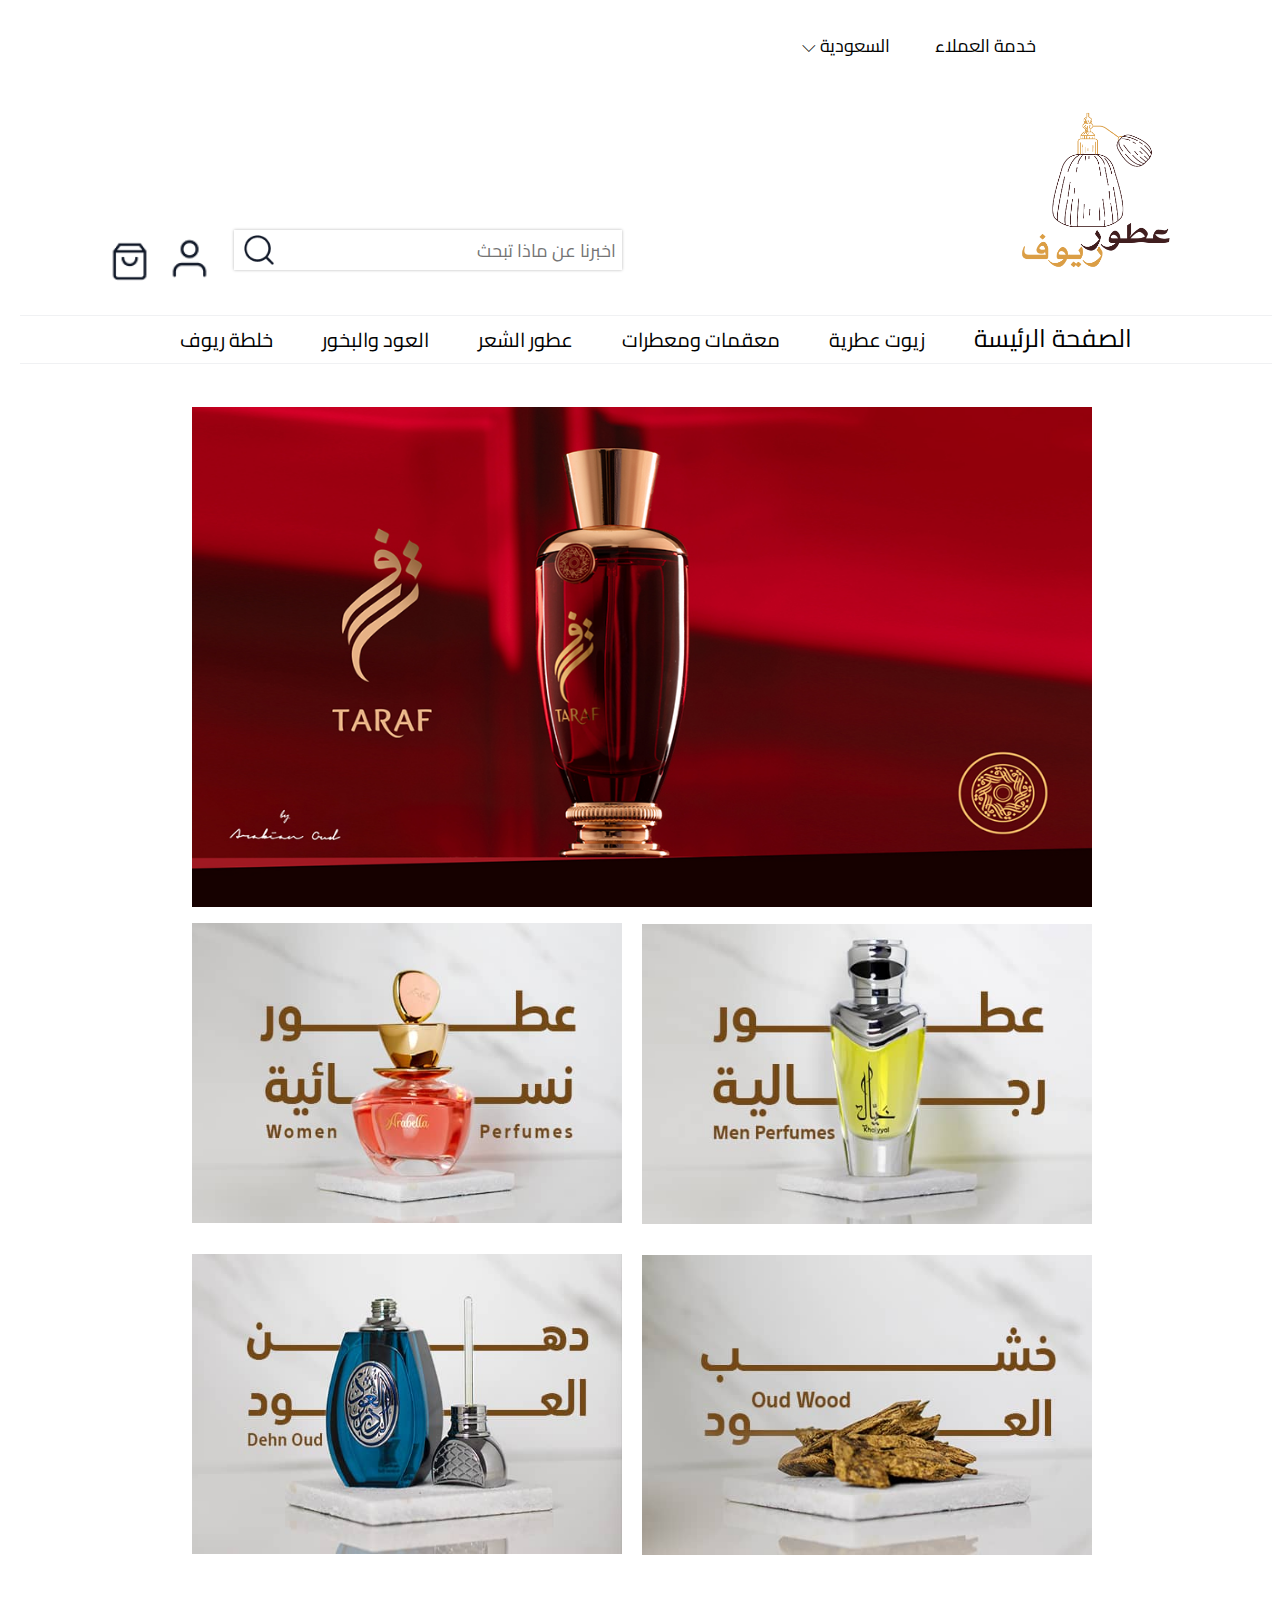
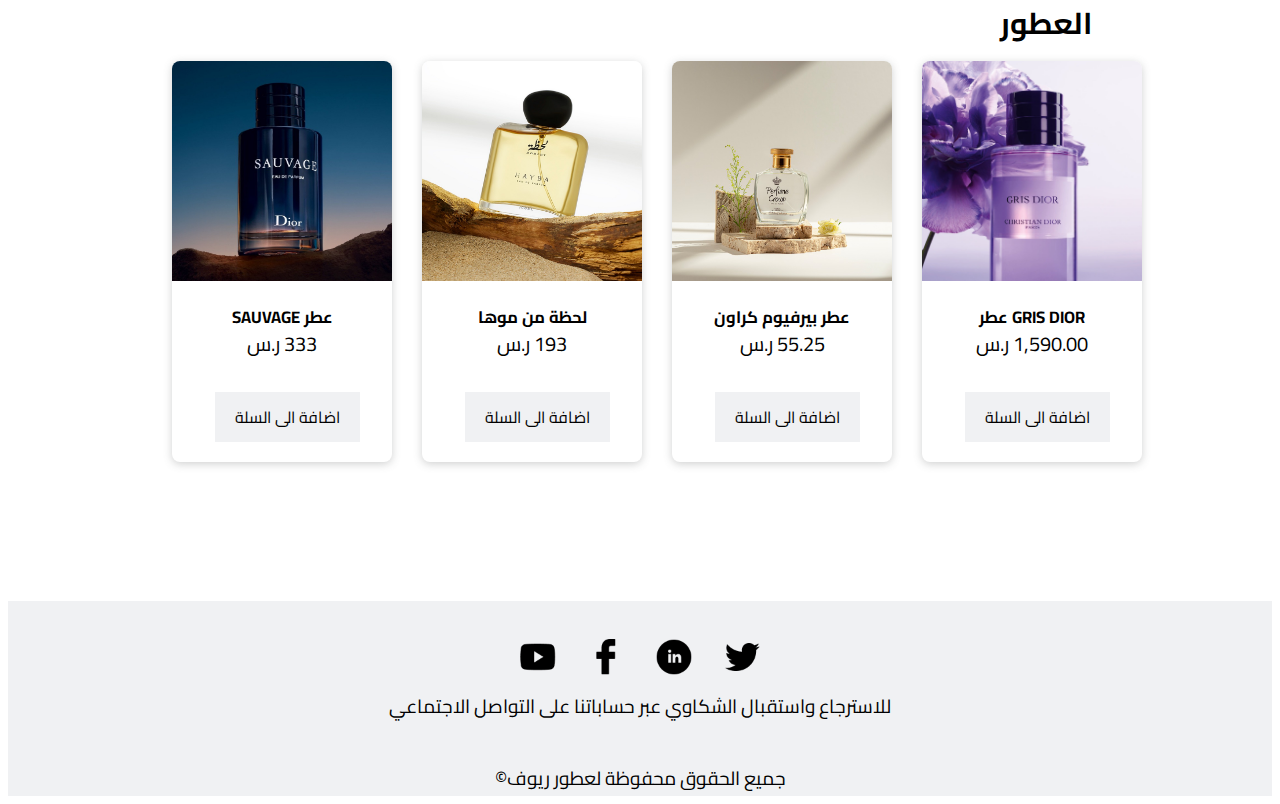
<file: index.html>
<html dir="rtl">
<head>
<style>
    .qaima{
        display: none;
    }
p{
    margin-top:-35;
}

h5{
display: block;
    margin-top:-10px;
}
.ar{
    margin-top:-500px;
    margin-right:100px;
    position: relative;
}
.cardim{
    border-top-left-radius: 8px;

border-top-right-radius: 8px;
    height:220;
    width:220;
}
.bu8{
    padding-top: 10px; 
padding-bottom: 10px; 
padding-right: 20px; 
padding-left: 20px; 
border: #817b7bb6;
border-top-left-radius:0px;
border-top-right-radius:0px;
border-bottom-left-radius:0px; 
border-bottom-right-radius:0px;
margin-right: -10px;
margin-top: 10px;
background-color: #F0F1F3;
font-size: 16px;

}
.cardbody{
margin-top:30px;
font-size:20px;
}
.cards{
 
    float:right;
  margin-right:30px;
margin-top:-30px;
    padding-bottom:20px;
box-shadow: rgba(101, 104, 104, 0.301) 0px 2px 8px 0px;
border-radius: 8px;
}

@media (max-width:1023px){

.qaima{
    display: block;
}
.ar{
    margin-right: 40px;
}

.cardim{
border: 8px;
height:200;
width:200;
}

.q1{
    display: inline-block;
    position: absolute;
   padding-left: 20px;
   padding-right: 20px;
font-size: 70px;
margin-right: 50px;
color: white;
margin-top: -2600px;
background-color: rgb(211, 211, 211);
}


.q2{
    display:none;
    margin-top: -2700px;
    margin-right: -10px;
    position: absolute;
    padding-bottom: 840px;
  padding-right: 100px;
    background-color: rgb(211, 211, 211) ;
}

.q2 .bu1{
    padding-left: 100px;
    padding-right: 100px;
    margin-right: -100;
    border: 0px ;
    border-bottom: 1px solid black;
    font-size: 60px;
color:#000000 ;
background-color: #F0F1F3;
}

.q2 .bu2{
    padding-top: 20px;
    padding-bottom: 20px;
    padding-left: 150px;
    padding-right: 140px;
    margin-right: -100;
    border: 0px ;
    border-bottom: 1px solid black;
    font-size: 60px;
color:#000000 ;
background-color: #F0F1F3;
}

.q2 .bu3{
    padding-top: 20px;
    padding-bottom: 20px;
    padding-left: 60px;
    padding-right: 54px;
    margin-right: -100;
    border: 0px ;
    border-bottom: 1px solid black;
    font-size: 60px;
color:#000000 ;
background-color: #F0F1F3;
}

.q2 .bu4{
    padding-top: 20px;
    padding-bottom: 20px;
    padding-left: 134px;
    padding-right: 160px;
    margin-right: -100;
    border: 0px ;
    border-bottom: 1px solid black;
    font-size: 60px;
color:#000000 ;
background-color: #F0F1F3;
}
.q2 .bu5{
    padding-top: 20px;
    padding-bottom: 20px;
    padding-left: 105px;
    padding-right: 160px;
    margin-right: -100;
    border: 0px ;
    border-bottom: 1px solid black;
    font-size: 60px;
color:#000000 ;
background-color: #F0F1F3;
}
.q2 .bu6{
    padding-top: 20px;
    padding-bottom: 20px;
    padding-left: 140px;
    padding-right: 160px;
    margin-right: -100;
    border: 0px ;
    border-bottom: 1px solid black;
    font-size: 60px;
color:#000000 ;
background-color: #F0F1F3;
}

.close{
    margin-top: 10px;
    margin-right: -70px;
    position: absolute;
font-size: 90px;
color: rgb(0, 0, 0);
padding: 0px 0px 0px 460px;
border-bottom: 1px solid black;
}

}


</style>
<link rel="preconnect" href="https://fonts.googleapis.com">
<link rel="preconnect" href="https://fonts.gstatic.com" crossorigin>
<link href="https://fonts.googleapis.com/css2?family=Cairo:wght@300&display=swap" rel="stylesheet">
<link rel="stylesheet" href="css1.css">
</head>
<body>

    <nav class="n1">
        <br>
<ul>
  
    <li><a id="cho"> السعودية ⌵  </a>
        <ul><br><br>
            <li><a href="#">الرياض</a></li>

            <li><a href="#">جدة</a></li>

            <li><a href="#">الخبر</a>

           
</ul>

<p class="ac">خدمة العملاء</p>

    </nav>
<header>
    <img src="img/3t.png" alt="" height="250" width="240" class="logo">
<form action="" class="ser">
<input type="search" name="" id="serch" placeholder=" اخبرنا عن ماذا تبحث" >
<img src="img/search-icon-a7n.jpg" alt="" id="los" height="38" width="37">
</form>
<a href="login.html"><img src="img/account-38z.jpg"  height="45" width="45" class="acc"></a>
<a href="cart.html"><img src="img/cart-aJw.jpg" height="45" width="45" class="cart"></a>
</b>    
</header>
<br>
<section class="se1">

    
<a class="ao" href="index.html"> الصفحة الرئيسة</a>
<p class="ziot">زيوت عطرية</p>
<p class="m3g">   معقمات ومعطرات   </p>
<p  class="hearp"> عطور الشعر</p>
<p  class="best"> العود والبخور </p>
<p class="spec"> خلطة ريوف</p>
 
 
</section>

<div class="slider">
    <br>
    <ul>

<li>
    <img src="img/banner_image1682938756.jpg" height="650" width="1345" class="ad1">

</li>
<li>
    <img src="img/banner_image1682938891.jpg" height="650" width="1348" class="ad2">

</li>

    </ul>




</div>
<section>
<img src="img/women.jpg" height="350" width="600" class="wom">
<img src="img/man.jpg" height="350" width="600" class="man">
<br><br>
<img src="img/oad.jpg" height="350" width="600" class="wom">
<img src="img/wood.jpg" height="350" width="600" class="man">


</section>
<h4>العطور </h4>
<br><br><br><br><br><br><br><br><br><br><br><br><br><br><br><br>

<center>
<article class="ar">
<div class="cards">
  <img src="img/Y0840550_F084028009_E03_GHC_900x.jpg" class="cardim">
  <div class="cardbody">
    <h5 class="card-title">GRIS DIOR عطر
    </h5>
    <p class="card-text">1,590.00 ر.س
    </p>

 <button class="bu8">اضافة الى السلة</button>

  </div>
</div>
</article>

<article class="ar">
    <div class="cards" >
      <img src="img/PerfumeCrown100ml_01955.jpg" class="cardim">
      <div class="cardbody">
        <h5 class="card-title">عطر بيرفيوم كراون </h5>
        <p class="card-text">55.25 ر.س
        </p>
    
     <button class="bu8">اضافة الى السلة</button>
    
      </div>
    </div>
    </article>
    <article class="ar">
        <div class="cards" >
          <img src="img/لحظه.jpg" class="cardim">
          <div class="cardbody">
            <h5 class="card-title">لحظة من موها</h5>
            <p class="card-text">193  ر.س</p>
        
         <button class="bu8">اضافة الى السلة</button>
        
          </div>
        </div>
        </article>


        <article class="ar">
            <div class="cards" >
              <img src="img/ديور.jpg" class="cardim">
              <div class="cardbody">
                <h5 class="card-title">عطر SAUVAGE</h5>
                <p class="card-text">333  ر.س</p>
            
             <button class="bu8">اضافة الى السلة</button>
            
              </div>
            </div>
            </article>
</center>
<br> <br><br><br><br><br> <br><br><br><br>
<br> <br><br><br><br><br>


<br>
<footer>
    <center>
        <br>       
<img src="img/twitter-ac3.jpg" height="40px" width="40px">
&nbsp; &nbsp;&nbsp;&nbsp;
<img src="img/linkedn-6xy.jpg" height="40px" width="40px">
&nbsp; &nbsp;&nbsp;&nbsp;

<img src="img/facebook-eXh.jpg" height="40px" width="40px">
&nbsp; &nbsp;&nbsp;&nbsp;

<img src="img/youtube-oHz.jpg" height="40px" width="40px">
<br>
للاسترجاع واستقبال الشكاوي عبر حساباتنا على التواصل الاجتماعي
<br>
<br>
جميع الحقوق محفوظة لعطور ريوف&copy;</center>
</footer>

 
<div class="qaima">
    <h1 class="q1" id="q1">☰</h1>

    <div class="q2" id="q2"> 
        <span class="close">&times;</span>
<br> <br><br><br><br> <br><br><br>
<button class="bu1">الصفحه الرئيسيه</button>
<br>
<button class="bu2">زيوت عطرية</button>
<br>
<button class="bu3">معقمات ومعطرات </button>
<br>
<button class="bu4"> عطور الشعر</button>
<br>
<button class="bu5"> العود والبخور</button>
<br>
<button class="bu6"> خلطة ريوف </button>

    </div>
</div>

<script>

    var q1 = document.getElementById('q1');
   var q2 = document.getElementById('q2');
  q1.onclick = function (){
      q2.style.display= "block";
      q1.style.display= "none";
  }
      var close = document.getElementsByClassName('close')[0];
      close.onclick =function (){
          q2.style.display="none";
          q1.style.display= "block";

      }
        
      
</script>
</body>

</html>
</file>
<file: css1.css>
*{

    font-family: 'Cairo', sans-serif;
        color:#000000;
}


nav{
   font-size: 18px;
}
nav ul {
background-color: #f0f1f300;
	margin: 50;
	list-style: none;
	position: relative;
	margin-top: -55px;
	margin-right: -2px;

}

nav ul li {
	background-color: hsla(0, 92%, 53%, 0);
	
}

nav a {
	padding: 0 12px;
	color: rgb(0, 0, 0);
	line-height: 10px;
	text-decoration: none;
margin-top:-55 px;
margin-right: 375px;
font-size: 18;

}



nav ul ul {
	display: none;
	position:fixed;
	top: 50px;
    right: 55; 	
}

nav ul li:hover > ul {
	display: inherit;
    background-color:#fafafa00;

}

nav ul li:hover > a {
background-color: #fafafa00;
	padding:-30px;
    

}

#cho{
	margin-top: 40px;
    margin-right: 335px;
    display: inline-block;
    font-size: 18px;
}

nav ul ul ul li {
	position: relative;
	left: 150px;
    
}



.ac{
margin-right: -250;
margin-top: 50px;
display: inline-block;

}

.n1{
    margin-top: -7px;
margin-right: -3px
}


.imglo{
    display: inline-block;
	position: relative;
margin-right: 950px;
margin-bottom: -30px;
}
.ma{
	position: relative;
margin-right: 1320px;
margin-top:-45px ;
}

.logo{
    margin-top: -20px;
    margin-right: 100px;
    display: inline;
    width: 160px;
    height: 160px;
}

#serch{
    outline: none;
    font-size: 18;
    padding-bottom: 20px;
    padding-top: 20px;
    margin-right: 650;
    margin-top: -40px;
display: inline;
    height: 30px;
    width: 388;
box-shadow: 0px 0px 3px 0px  #00000049;
border: 0;
}

#los{
    position: relative;
display: inline;
    margin-right:998;
    margin-top: -35px;
    width: 30px;
    height: 30px;
   
}

.acc{
display: block;
    margin-right: 1060px;
    margin-top: -50px;
}

.cart{
    display: block;

    margin-right: 1120px;
    margin-top: -42px;
}

a{
    text-decoration: none solid rgb(23, 32, 38);
    font-size: 13px;
    display: inline;
}
.se1{
    font-size: 20px;
min-height: 10px;
    letter-spacing: 0.32;
    height: 50px;
width: 1428.89px;
border-top: 1px solid #F0F1F3;
border-bottom: 1px solid #F0F1F3;
padding: 5px 10px 5px 160px;
word-spacing: 0px;
display: inline;

}
.ao{ 
font-size:25px;
display: inline;
margin-right: 130px;}
.ziot{
    display: inline;
    margin-right: 45px;
}
.m3g{ display: inline;
    margin-right: 45px;}
.hearp{ display: inline;
    margin-right: 45px;}
.best{ display: inline;
    margin-right: 45px; }
.spec{ display: inline;
    margin-right: 45px;}
   .slider{

margin-right:180px ;
    width: 900px;
    height: -2000;
overflow: hidden;
   }

   .slider ul {
padding:0 ;
    list-style: none;
    width: 1245px;
position: relative;
animation: sliding 8s infinite;
   }

   .slider ul li {
    display: inline-block;
    position: relative;
   }

 .ad1{
    width: 1100px;
    height: 500px;
    margin-right: 1100px;
 }
 .ad2{
    height: 500px;
    width: 1100px;
    margin-top: -500px;
 }



   @keyframes sliding{
    0%{right:0}
    50%{right: -2500px;}
    50%{right: -1200px;}
 
   }

   .wom{
width: 430px;
height: 300px;
    margin-right: 650px;
   }

   .man{
    width: 450px;
    height: 300px;
    margin-right:180px;
    margin-top: -299px;
   }

   h4{

    font-size: 30px;
    margin-right: 180px;
    padding-bottom: 20px;
   }

   .kash{
    padding-bottom: 10px;
    margin-right: 230px;
display: inline-block;
    box-shadow: rgba(101, 104, 104, 0.301) 0px 2px 8px 0px;
	border-top-left-radius:8px;
	border-top-right-radius:8px;
	border-bottom-left-radius:8px; 
	border-bottom-right-radius:8px;
   }

   .kash2{
    padding-bottom: 10px;
    margin-right: 100px;
display: inline-block;
    box-shadow: rgba(101, 104, 104, 0.301) 0px 2px 8px 0px;
	border-top-left-radius:8px;
	border-top-right-radius:8px;
	border-bottom-left-radius:8px; 
	border-bottom-right-radius:8px;
   }
   .kash3{
    padding-bottom: 10px;
    margin-right: 100px;
display: inline-block;
    box-shadow: rgba(101, 104, 104, 0.301) 0px 2px 8px 0px;
	border-top-left-radius:8px;
	border-top-right-radius:8px;
	border-bottom-left-radius:8px; 
	border-bottom-right-radius:8px;
   }

   h6{
    font-size: 21px;
margin-right: 85px;
    margin-top: -20px;
   }
.pri1{
margin-top: -35px;
    margin-right: 115px;
}

.bu1{ 
    padding-top: 20px; 
    padding-bottom: 20px; 
    padding-right: 10px; 
    padding-left: 15px; 
    border: #817b7bb6;
	border-top-left-radius:0px;
	border-top-right-radius:0px;
	border-bottom-left-radius:0px; 
	border-bottom-right-radius:0px;
margin-right: 100px;
margin-top: -20px;
background-color: #F0F1F3;
font-size: 18;

}

.n2{
    margin-right: 135px;
    margin-bottom: 20px;
}

.pri2{
    margin-right: 135px;
}


.n3{
    margin-right: 120px;
    margin-bottom: 20px;

}

.pri3{
    margin-right: 120px;
}

footer{
font-size: 19px;
    background-color: #F0F1F3;

}
h2{
    display: inline-block;
}


@media (max-width:1023px){

.ser{
    display: none;
}
.se1{
    display: none;
}
.ac{
    font-size: 25px;
    margin-right: 270px;
    margin-top: 53px;
}
#cho{
    font-size: 25px;
margin-right: 500px;
position: absolute;
margin-top: 70px;
}

nav a{

    font-size: 25px;
}
nav li{
    margin-top: 20px;
}


.logo{

    width: 300px;
    height: 300px;
    margin-right: 400px;
}
.acc{
margin-right: 840px;
margin-top: -90px;
}

.cart{
    margin-right: 900px;

}

.slider{
    margin-right:-10px ;
    width: 1100px;
    height: 600px;
}

.ad1{
    width: 1200px;
    height: 500px;
}
.wom{
    width: 520px;
    height: 300px;
        margin-right: 550px;
       }
    
       .man{
        width: 520px;
        height: 300px;
        margin-right:10px;
        margin-top: -299px;
       }

    h4{
margin-right: 50px;
        font-size: 50px;
    }



    footer{
 
        font-size: 25px;
            background-color: #ffffff;
        
        }

}
</file>
